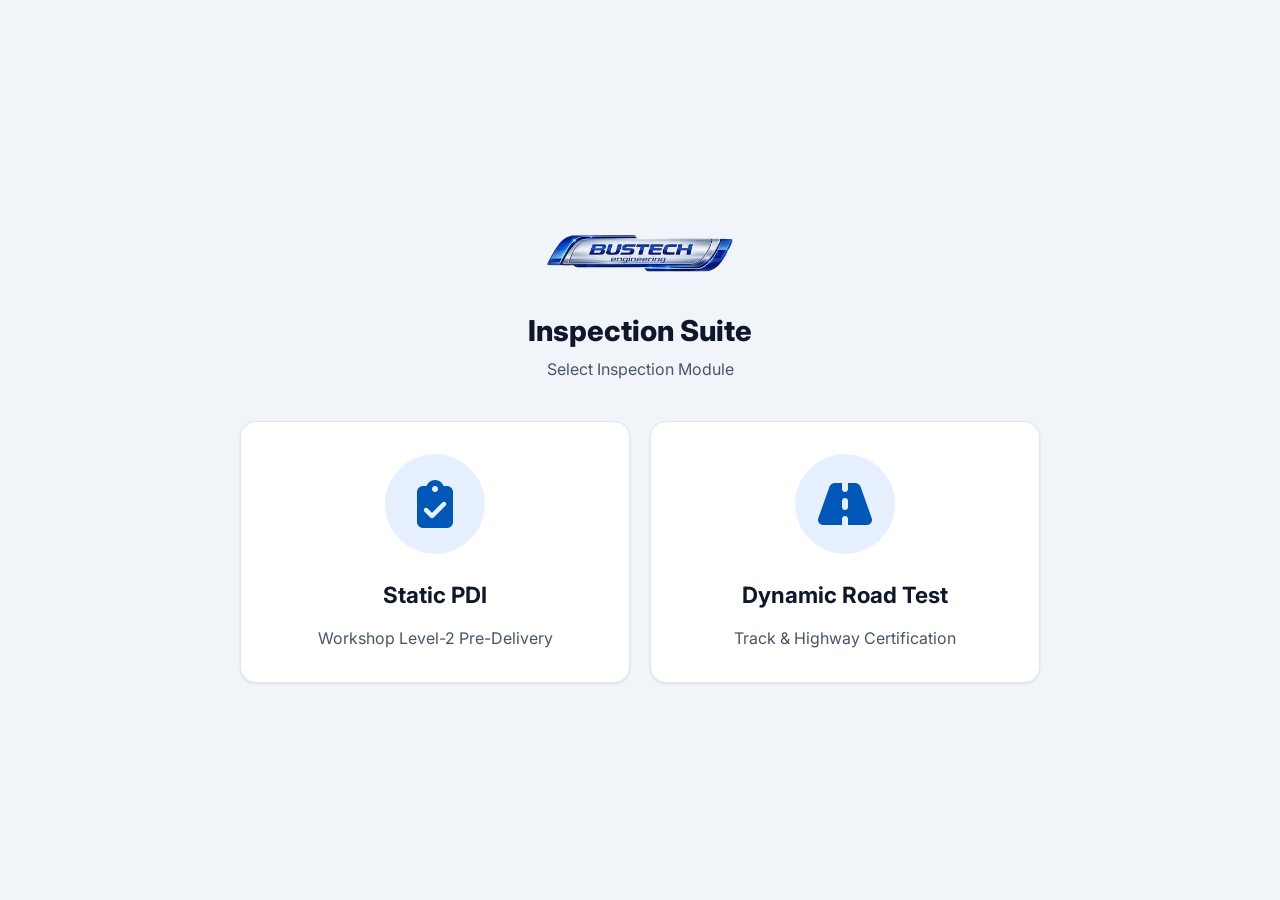
<file: index.html>
<!DOCTYPE html>
<html lang="en">
<head>
    <meta charset="UTF-8" />
    <meta name="viewport" content="width=device-width, initial-scale=1.0" />
    <meta name="theme-color" content="#0057B8" />
    <title>BusTech Engineering · Inspection Suite</title>
    <link rel="stylesheet" href="style.css" />
    <link rel="manifest" href="manifest.json" />
    <link rel="icon" href="bustech-logo.png" type="image/png" />
    <link rel="apple-touch-icon" href="bustech-logo.png" />
    <!-- Fonts & Icons -->
    <link rel="preconnect" href="https://fonts.googleapis.com" />
    <link rel="preconnect" href="https://fonts.gstatic.com" crossorigin />
    <link href="https://fonts.googleapis.com/css2?family=Outfit:wght@300;400;500;600;700;800&family=Inter:wght@400;500;600;700&display=swap" rel="stylesheet" />
    <link rel="stylesheet" href="https://cdnjs.cloudflare.com/ajax/libs/font-awesome/6.5.0/css/all.min.css" />
    <style>
        body {
            display: flex;
            flex-direction: column;
            align-items: center;
            justify-content: center;
            min-height: 100vh;
            background-color: var(--bg);
            padding: 20px;
            font-family: 'Inter', sans-serif;
            text-align: center;
            margin: 0;
        }
        .launcher-brand {
            margin-bottom: 40px;
            width: 100%;
            max-width: 600px;
        }
        .launcher-logo {
            height: 70px;
            margin-bottom: 16px;
            mix-blend-mode: multiply;
        }
        body[data-theme="dark"] .launcher-logo {
            mix-blend-mode: normal;
            background-color: white;
            padding: 8px 16px;
            border-radius: var(--radius-md);
        }
        .launcher-title {
            font-size: 1.8rem;
            font-weight: 800;
            color: var(--text-primary);
        }
        .launcher-subtitle {
            font-size: 1rem;
            color: var(--text-secondary);
            margin-top: 4px;
        }
        .portal-grid {
            display: grid;
            grid-template-columns: 1fr;
            gap: 20px;
            width: 100%;
            max-width: 800px;
        }
        @media (min-width: 600px) {
            .portal-grid {
                grid-template-columns: 1fr 1fr;
            }
        }
        .portal-card {
            background: var(--surface);
            border: 1px solid var(--border);
            border-radius: var(--radius-lg);
            padding: 32px 24px;
            text-decoration: none;
            color: var(--text-primary);
            box-shadow: var(--shadow-sm);
            transition: all 0.2s cubic-bezier(0.4, 0, 0.2, 1);
            display: flex;
            flex-direction: column;
            align-items: center;
            gap: 16px;
        }
        .portal-card:hover, .portal-card:active {
            transform: translateY(-4px);
            box-shadow: var(--shadow-md);
            border-color: var(--primary);
        }
        .portal-icon {
            font-size: 3rem;
            color: var(--primary);
            background: var(--info-bg);
            width: 100px;
            height: 100px;
            display: flex;
            align-items: center;
            justify-content: center;
            border-radius: 50%;
            margin-bottom: 8px;
        }
        .portal-title {
            font-size: 1.4rem;
            font-weight: 700;
        }
        .portal-desc {
            font-size: 1rem;
            color: var(--text-secondary);
            line-height: 1.4;
        }
    </style>
</head>
<body data-theme="light">
    
    <div class="launcher-brand">
        <img src="bustech-logo.png" alt="BusTech Logo" class="launcher-logo" />
        <div class="launcher-title">Inspection Suite</div>
        <div class="launcher-subtitle">Select Inspection Module</div>
    </div>

    <div class="portal-grid">
        <a href="static-pdi/" class="portal-card">
            <div class="portal-icon">
                <i class="fas fa-clipboard-check"></i>
            </div>
            <div class="portal-title">Static PDI</div>
            <div class="portal-desc">Workshop Level-2 Pre-Delivery</div>
        </a>
        
        <a href="road-test/" class="portal-card">
            <div class="portal-icon">
                <i class="fas fa-road"></i>
            </div>
            <div class="portal-title">Dynamic Road Test</div>
            <div class="portal-desc">Track & Highway Certification</div>
        </a>
    </div>

    <script>
        const storedTheme = localStorage.getItem('pdi-theme');
        if (storedTheme === 'dark') {
            document.body.setAttribute('data-theme', 'dark');
        }
    </script>
</body>
</html>
</file>
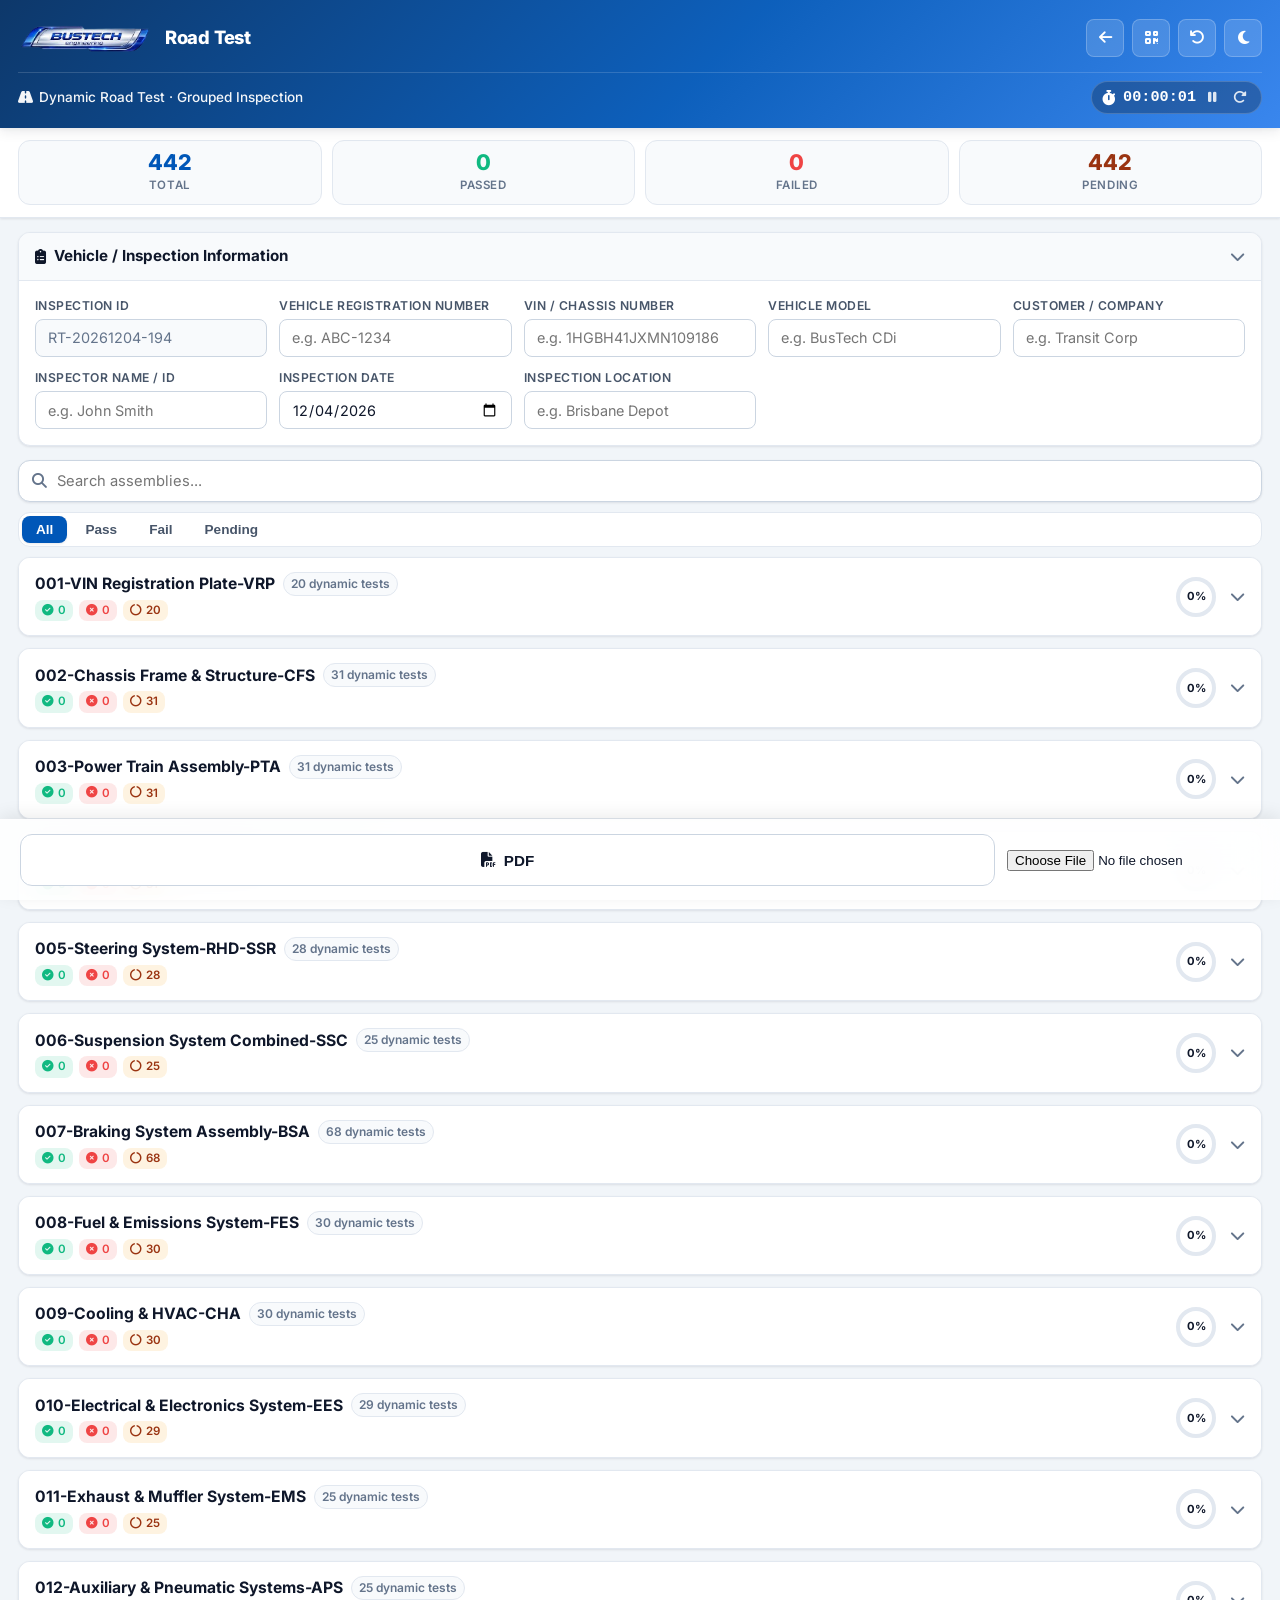
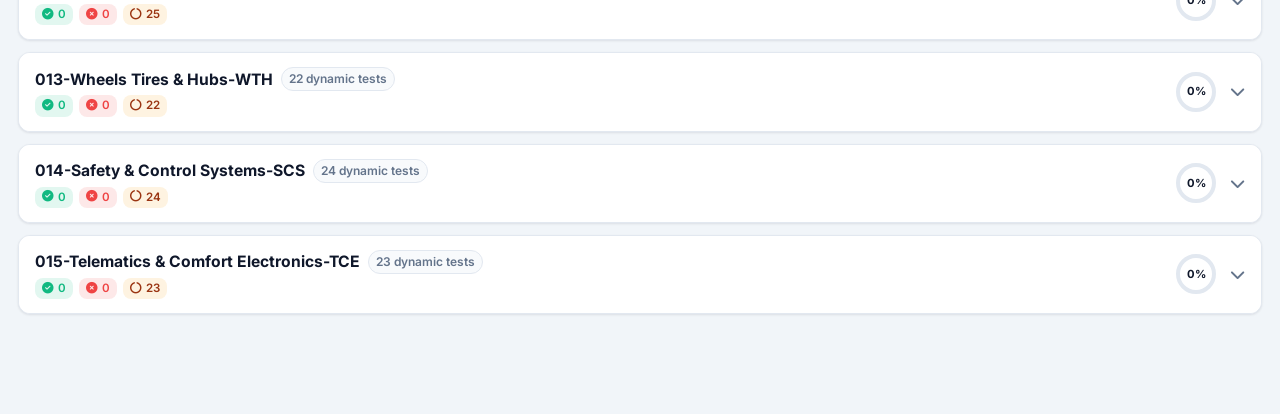
<file: road-test/index.html>
<!DOCTYPE html>
<html lang="en">
<head>
    <meta charset="UTF-8" />
    <meta name="viewport" content="width=device-width, initial-scale=1.0, maximum-scale=1.0, user-scalable=yes" />
    <meta name="theme-color" content="#0057B8" />
    <title>BusTech Engineering · Road Test</title>
    <link rel="stylesheet" href="../style.css" />
    <link rel="manifest" href="../manifest.json" />
    <link rel="icon" href="../bustech-logo.png" type="image/png" />
    <link rel="apple-touch-icon" href="../bustech-logo.png" />
    <link rel="preconnect" href="https://fonts.googleapis.com" />
    <link rel="preconnect" href="https://fonts.gstatic.com" crossorigin />
    <link href="https://fonts.googleapis.com/css2?family=Inter:opsz,wght@14..32,400;14..32,500;14..32,600;14..32,700;14..32,800&display=swap" rel="stylesheet" />
    <link rel="stylesheet" href="https://cdnjs.cloudflare.com/ajax/libs/font-awesome/6.5.0/css/all.min.css" />
</head>
<body>

    <!-- HEADER -->
    <header class="app-header app-ui">
        <div class="top-row">
            <div class="brand">
                <img src="../bustech-logo.png" alt="BusTech Engineering Logo" class="company-logo">
                <div class="brand-text">
                    <span class="app-name">Road Test</span>
                </div>
            </div>
            <div class="header-actions">
                <a href="../" title="Back to Static PDI" aria-label="Back to Static PDI"><i class="fas fa-arrow-left"></i></a>
                <button onclick="scanQR()" title="Scan QR" aria-label="Scan QR code"><i class="fas fa-qrcode"></i></button>
                <button onclick="confirmReset()" title="Reset Inspection" aria-label="Reset all inspection data"><i class="fas fa-undo"></i></button>
                <button onclick="toggleDarkMode()" title="Theme" aria-label="Toggle theme"><i class="fas fa-moon"></i></button>
            </div>
        </div>
        <div class="subtitle">
            <div class="subtitle-text">
                <i class="fas fa-road"></i>
                Dynamic Road Test · Grouped Inspection
            </div>
            <div class="header-timer" id="headerTimer" title="Elapsed inspection time">
                <i class="fas fa-stopwatch" id="timerIcon"></i>
                <span id="timerDisplay">00:00:00</span>
                <button type="button" class="btn-timer-toggle" id="timerControlBtn" onclick="toggleTimer()" aria-label="Pause timer">
                    <i class="fas fa-pause"></i>
                </button>
                <button type="button" class="btn-timer-reset" id="timerResetBtn" onclick="resetTimer()" aria-label="Reset timer">
                    <i class="fas fa-redo-alt"></i>
                </button>
            </div>
        </div>
    </header>

    <!-- STATS -->
    <section class="stats-grid app-ui" id="statsGrid" aria-live="polite" role="status">
        <div class="stat-item">
            <div class="stat-number total" id="totalCount">0</div>
            <div class="stat-label">Total</div>
        </div>
        <div class="stat-item">
            <div class="stat-number passed" id="passedCount">0</div>
            <div class="stat-label">Passed</div>
        </div>
        <div class="stat-item">
            <div class="stat-number failed" id="failedCount">0</div>
            <div class="stat-label">Failed</div>
        </div>
        <div class="stat-item">
            <div class="stat-number pending" id="pendingCount">0</div>
            <div class="stat-label">Pending</div>
        </div>
    </section>

    <!-- INSPECTION INFO -->
    <section class="inspection-info-section app-ui" id="inspectionInfoSection">
        <div class="inspection-info-header" role="button" tabindex="0" onclick="toggleInspectionInfo()" onkeydown="if(event.key==='Enter'||event.key===' '){event.preventDefault();toggleInspectionInfo();}">
            <h2><i class="fas fa-clipboard-list"></i> Vehicle / Inspection Information</h2>
            <i class="fas fa-chevron-down inspection-info-toggle" id="inspectionInfoToggle"></i>
        </div>
        <div class="inspection-info-body" id="inspectionInfoBody">
            <div class="info-field">
                <label for="infoInspectionId">Inspection ID</label>
                <input type="text" id="infoInspectionId" readonly />
            </div>
            <div class="info-field">
                <label for="infoRegNumber">Vehicle Registration Number</label>
                <input type="text" id="infoRegNumber" placeholder="e.g. ABC-1234" />
            </div>
            <div class="info-field">
                <label for="infoVin">VIN / Chassis Number</label>
                <input type="text" id="infoVin" placeholder="e.g. 1HGBH41JXMN109186" />
            </div>
            <div class="info-field">
                <label for="infoModel">Vehicle Model</label>
                <input type="text" id="infoModel" placeholder="e.g. BusTech CDi" />
            </div>
            <div class="info-field">
                <label for="infoCustomer">Customer / Company</label>
                <input type="text" id="infoCustomer" placeholder="e.g. Transit Corp" />
            </div>
            <div class="info-field">
                <label for="infoInspector">Inspector Name / ID</label>
                <input type="text" id="infoInspector" placeholder="e.g. John Smith" />
            </div>
            <div class="info-field">
                <label for="infoDate">Inspection Date</label>
                <input type="date" id="infoDate" />
            </div>
            <div class="info-field">
                <label for="infoLocation">Inspection Location</label>
                <input type="text" id="infoLocation" placeholder="e.g. Brisbane Depot" />
            </div>
        </div>
    </section>

    <!-- TOOLBAR -->
    <div class="toolbar app-ui">
        <div class="search-wrap">
            <i class="fas fa-search" aria-hidden="true"></i>
            <input type="text" id="searchInput" placeholder="Search assemblies..." autocomplete="off" aria-label="Search assemblies" />
        </div>
        <div class="filter-tabs" id="filterTabs" role="tablist" aria-label="Filter inspection groups">
            <button type="button" class="tab active" data-filter="all" aria-pressed="true">All</button>
            <button type="button" class="tab" data-filter="pass" aria-pressed="false">Pass</button>
            <button type="button" class="tab" data-filter="fail" aria-pressed="false">Fail</button>
            <button type="button" class="tab" data-filter="pending" aria-pressed="false">Pending</button>
        </div>
    </div>

    <!-- GROUP LIST -->
    <div class="group-list app-ui" id="groupList"></div>

    <!-- BOTTOM BAR -->
    <div class="bottom-bar app-ui">
        <button type="button" class="btn-outline" onclick="exportPDF()" aria-label="Export PDF"><i class="fas fa-file-pdf" aria-hidden="true"></i> PDF</button>
        <input type="file" id="importJsonInput" accept=".json" onchange="importJSON(event)" />
    </div>

    <!-- TOAST & MODAL -->
    <div class="toast-container app-ui" id="toastContainer" aria-live="polite" aria-atomic="true"></div>
    <div class="modal-overlay app-ui" id="modalOverlay">
        <div class="modal" role="dialog" aria-modal="true" aria-labelledby="modalTitle" aria-describedby="modalMessage">
            <h2 id="modalTitle">Confirm Fail</h2>
            <p id="modalMessage">Marking as <strong>FAIL</strong>. Please ensure you capture a photo as evidence.</p>
            <div class="modal-actions">
                <button class="btn-outline" onclick="closeModal()">Cancel</button>
                <button class="btn-danger" id="modalConfirmBtn">Confirm Fail</button>
            </div>
        </div>
    </div>

    <!-- PRINT REPORT (hidden in normal view, shown only for print) -->
    <div class="print-report" id="printReport"></div>

    <!-- SCRIPTS -->
    <script src="../inspection-engine.js"></script>
    <script src="./road-test-data.js"></script>
    <script src="./road-test.js"></script>
</body>
</html>
</file>
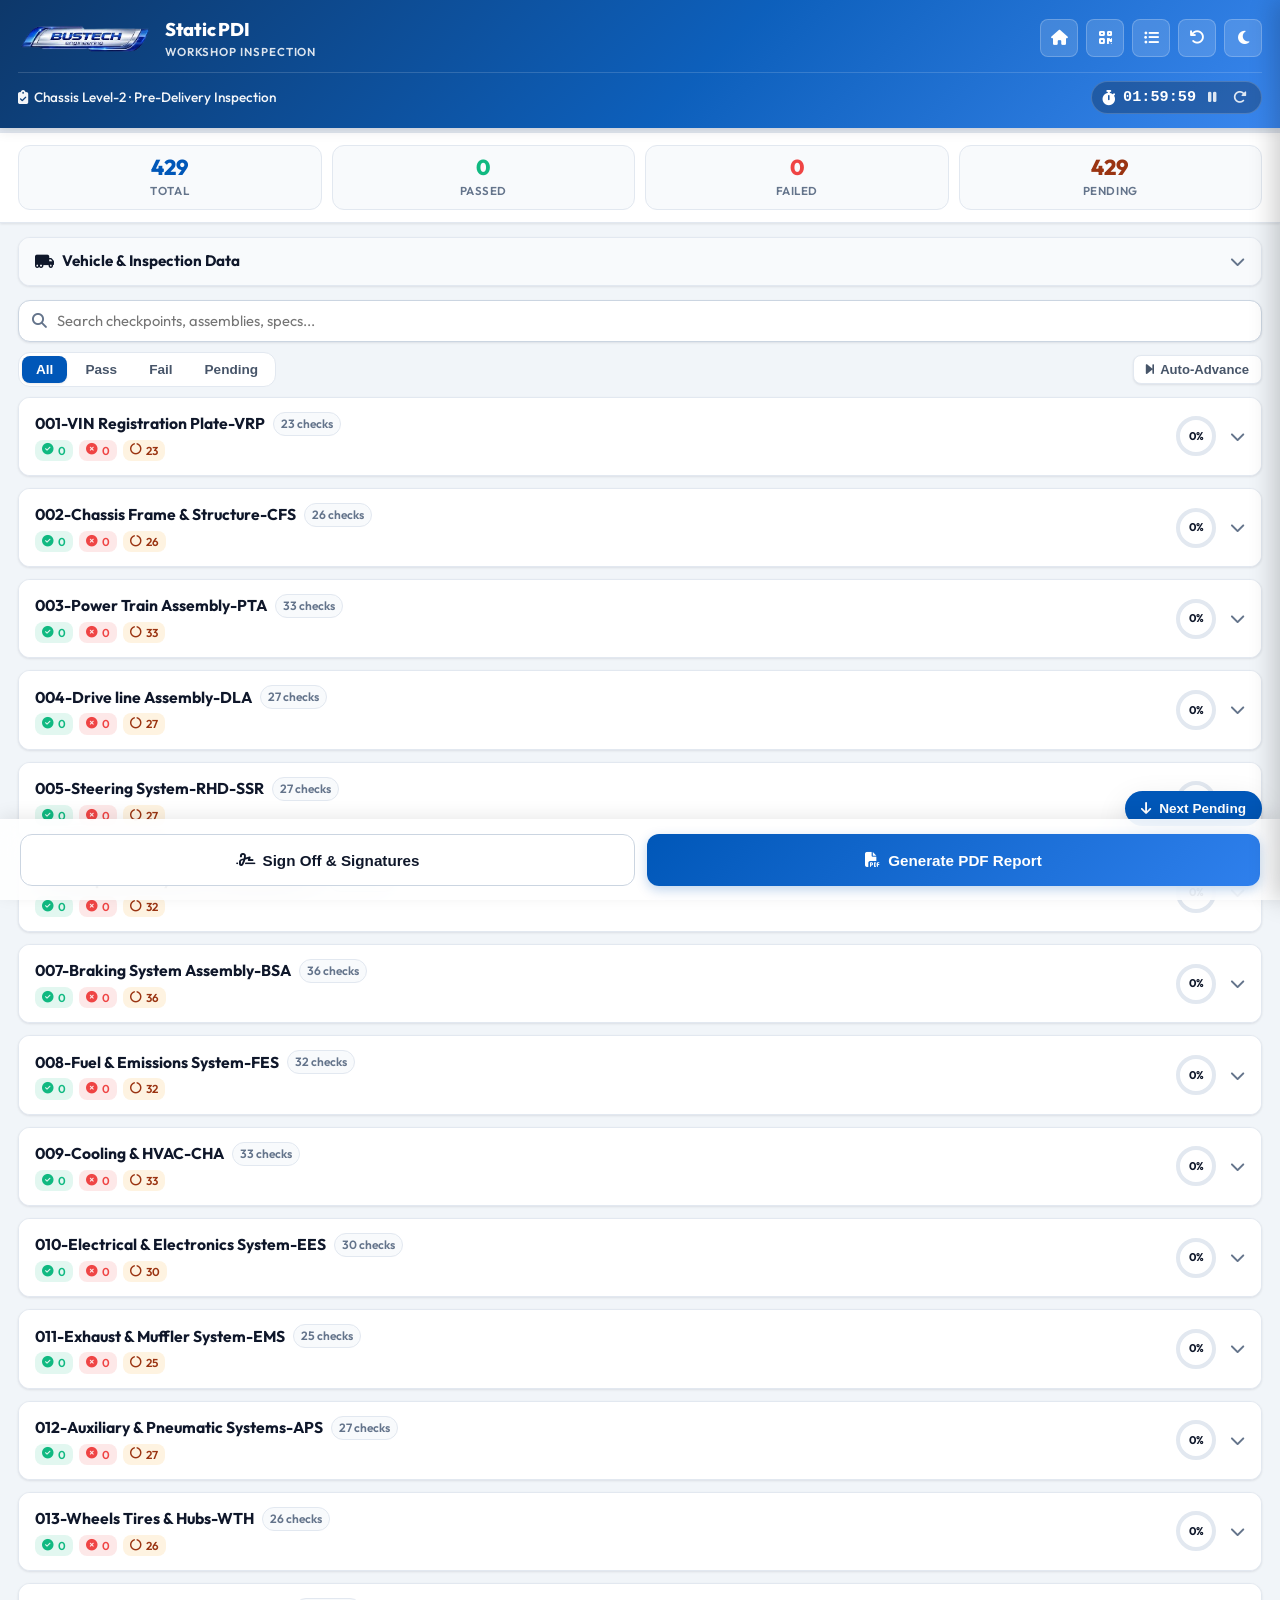
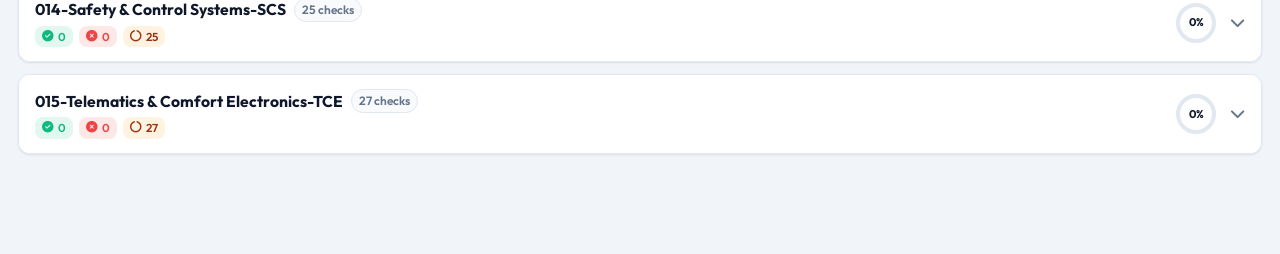
<file: static-pdi/index.html>
<!DOCTYPE html>
<html lang="en">
<head>
    <meta charset="UTF-8" />
    <meta name="viewport" content="width=device-width, initial-scale=1.0" />
    <meta name="theme-color" content="#0057B8" />
    <title>BusTech Engineering · Static PDI Inspection</title>
    <link rel="stylesheet" href="../style.css" />
    <link rel="manifest" href="../manifest.json" />
    <link rel="icon" href="../bustech-logo.png" type="image/png" />
    <link rel="apple-touch-icon" href="../bustech-logo.png" />
    <!-- Fonts & Icons -->
    <link rel="preconnect" href="https://fonts.googleapis.com" />
    <link rel="preconnect" href="https://fonts.gstatic.com" crossorigin />
    <link href="https://fonts.googleapis.com/css2?family=Outfit:wght@300;400;500;600;700;800&family=Inter:wght@400;500;600;700&display=swap" rel="stylesheet" />
    <link rel="stylesheet" href="https://cdnjs.cloudflare.com/ajax/libs/font-awesome/6.5.0/css/all.min.css" />
</head>
<body>

    <!-- ─── HEADER ─── -->
    <header class="app-header app-ui">
        <div class="top-row">
            <div class="brand">
                <img src="../bustech-logo.png" alt="BusTech Logo" class="company-logo" />
                <div class="brand-text">
                    <span class="app-name">Static PDI</span>
                    <span class="app-badge">Workshop Inspection</span>
                </div>
            </div>
            <div class="header-actions">
                <a href="../" title="Back to Master Launcher" aria-label="Open Master Page"><i class="fas fa-home"></i></a>
                <button type="button" onclick="openQrScanner()" title="Scan VIN Barcode/QR" aria-label="Scan QR code"><i class="fas fa-qrcode"></i></button>
                <button type="button" onclick="openCategoryDrawer()" title="Assembly Jump Drawer" aria-label="Open Assembly Categories"><i class="fas fa-list-ul"></i></button>
                <button type="button" onclick="confirmReset()" title="Reset Inspection" aria-label="Reset all inspection data"><i class="fas fa-undo"></i></button>
                <button type="button" onclick="toggleDarkMode()" title="Theme" aria-label="Toggle dark/light theme"><i class="fas fa-moon"></i></button>
            </div>
        </div>
        <div class="subtitle">
            <div class="subtitle-text">
                <i class="fas fa-clipboard-check"></i>
                Chassis Level-2 · Pre-Delivery Inspection
            </div>
            <div class="header-timer" id="headerTimer" title="Countdown Timer">
                <i class="fas fa-stopwatch" id="timerIcon"></i>
                <span id="timerDisplay">02:00:00</span>
                <button type="button" class="btn-timer-toggle" id="timerControlBtn" onclick="toggleTimer()" aria-label="Pause or start timer">
                    <i class="fas fa-pause"></i>
                </button>
                <button type="button" class="btn-timer-reset" id="timerResetBtn" onclick="resetTimer()" aria-label="Reset timer">
                    <i class="fas fa-redo-alt"></i>
                </button>
            </div>
        </div>
    </header>

    <!-- ─── LIVE OVERALL PROGRESS BAR ─── -->
    <div class="overall-progress-bar-wrap app-ui">
        <div class="overall-progress-bar-fill" id="overallProgressFill"></div>
    </div>

    <!-- ─── STATS HUD ─── -->
    <section class="stats-grid app-ui" id="statsGrid" aria-live="polite" role="status">
        <div class="stat-item">
            <div class="stat-number total" id="totalCount">0</div>
            <div class="stat-label">Total</div>
        </div>
        <div class="stat-item">
            <div class="stat-number passed" id="passedCount">0</div>
            <div class="stat-label">Passed</div>
        </div>
        <div class="stat-item">
            <div class="stat-number failed" id="failedCount">0</div>
            <div class="stat-label">Failed</div>
        </div>
        <div class="stat-item">
            <div class="stat-number pending" id="pendingCount">0</div>
            <div class="stat-label">Pending</div>
        </div>
    </section>

    <!-- ─── VEHICLE & INSPECTION METADATA ─── -->
    <section class="inspection-info-section app-ui" id="inspectionInfoSection">
        <div class="inspection-info-header" role="button" tabindex="0" onclick="toggleInspectionInfo()" onkeydown="if(event.key==='Enter'||event.key===' '){event.preventDefault();toggleInspectionInfo();}">
            <h2><i class="fas fa-truck-moving"></i> Vehicle &amp; Inspection Data</h2>
            <i class="fas fa-chevron-down inspection-info-toggle" id="inspectionInfoToggle"></i>
        </div>
        <div class="inspection-info-body collapsed" id="inspectionInfoBody">
            <div class="info-field">
                <label for="infoInspectionId">Inspection ID</label>
                <input type="text" id="infoInspectionId" readonly />
            </div>
            <div class="info-field">
                <label for="infoRegNumber">Registration No.</label>
                <input type="text" id="infoRegNumber" placeholder="e.g. BUS-4092" />
            </div>
            <div class="info-field">
                <label for="infoVin">VIN / Chassis No.</label>
                <input type="text" id="infoVin" placeholder="e.g. 6T9P20194..." />
            </div>
            <div class="info-field">
                <label for="infoModel">Vehicle Model</label>
                <input type="text" id="infoModel" placeholder="e.g. BusTech CDi Double Decker" />
            </div>
            <div class="info-field">
                <label for="infoCustomer">Customer / Fleet</label>
                <input type="text" id="infoCustomer" placeholder="e.g. Transport for NSW" />
            </div>
            <div class="info-field">
                <label for="infoInspector">Inspector Name</label>
                <input type="text" id="infoInspector" placeholder="e.g. David Miller" />
            </div>
            <div class="info-field">
                <label for="infoDate">Inspection Date</label>
                <input type="date" id="infoDate" />
            </div>
            <div class="info-field">
                <label for="infoLocation">Depot / Bay</label>
                <input type="text" id="infoLocation" placeholder="e.g. Gold Coast Facility - Bay 3" />
            </div>
        </div>
    </section>

    <!-- ─── TOOLBAR & FILTERS ─── -->
    <div class="toolbar app-ui">
        <div class="search-wrap">
            <i class="fas fa-search" aria-hidden="true"></i>
            <input type="text" id="searchInput" placeholder="Search checkpoints, assemblies, specs..." autocomplete="off" aria-label="Search checkpoints" />
        </div>
        <div class="filter-row">
            <div class="filter-tabs" id="filterTabs" role="tablist" aria-label="Filter inspection groups">
                <button type="button" role="tab" class="tab active" data-filter="all" aria-pressed="true">All</button>
                <button type="button" role="tab" class="tab" data-filter="pass" aria-pressed="false">Pass</button>
                <button type="button" role="tab" class="tab" data-filter="fail" aria-pressed="false">Fail</button>
                <button type="button" role="tab" class="tab" data-filter="pending" aria-pressed="false">Pending</button>
            </div>
            <div class="flow-controls">
                <button type="button" class="btn-auto-advance" id="btnAutoAdvance" onclick="toggleAutoAdvance()" title="Auto-advance to next checkpoint after check">
                    <i class="fas fa-step-forward"></i> Auto-Advance
                </button>
            </div>
        </div>
    </div>

    <!-- ─── GROUP CHECKLIST ─── -->
    <main class="group-list app-ui" id="groupList"></main>

    <!-- ─── FLOATING NEXT PENDING FAB ─── -->
    <button type="button" class="fab-next-pending app-ui" id="fabNextPending" onclick="jumpToNextPending()">
        <i class="fas fa-arrow-down"></i> Next Pending
    </button>

    <!-- ─── CATEGORY JUMP DRAWER ─── -->
    <div class="drawer-overlay app-ui" id="drawerOverlay" onclick="closeCategoryDrawer()"></div>
    <aside class="drawer app-ui" id="categoryDrawer" aria-label="Assembly Category Jump Menu">
        <div class="drawer-header">
            <h3><i class="fas fa-layer-group"></i> Assemblies</h3>
            <button type="button" class="drawer-close" onclick="closeCategoryDrawer()" aria-label="Close drawer">&times;</button>
        </div>
        <div class="drawer-body" id="drawerBody"></div>
    </aside>

    <!-- ─── BOTTOM ACTION BAR ─── -->
    <footer class="bottom-bar app-ui">
        <button type="button" class="btn-outline" onclick="openSignOffModal()" aria-label="Sign Off Inspection">
            <i class="fas fa-signature" aria-hidden="true"></i> Sign Off &amp; Signatures
        </button>
        <button type="button" class="btn-primary" onclick="exportPDF()" aria-label="Generate PDF Report">
            <i class="fas fa-file-pdf" aria-hidden="true"></i> Generate PDF Report
        </button>
    </footer>

    <!-- ─── FAIL CONFIRMATION MODAL WITH DEFECT PILLS & VOICE ─── -->
    <div class="modal-overlay app-ui" id="modalOverlay">
        <div class="modal" role="dialog" aria-modal="true" aria-labelledby="modalTitle" aria-describedby="modalMessage">
            <h2 id="modalTitle">Confirm Fail</h2>
            <div id="modalMessage">Marking as <strong>FAIL</strong>. Please capture photo evidence and detail the defect.</div>
            <div class="modal-actions">
                <button type="button" class="btn-outline" onclick="closeModal()">Cancel</button>
                <button type="button" class="btn-danger" id="modalConfirmBtn">Confirm Fail</button>
            </div>
        </div>
    </div>

    <!-- ─── SIGN-OFF & DIGITAL SIGNATURE MODAL ─── -->
    <div class="modal-overlay app-ui" id="signOffModalOverlay">
        <div class="modal" role="dialog" aria-modal="true" aria-labelledby="signOffTitle">
            <h2 id="signOffTitle"><i class="fas fa-file-signature"></i> Final Inspection Sign-Off</h2>
            <p style="font-size:0.88rem;color:var(--text-secondary);">
                Provide electronic signatures for the official PDF inspection record.
            </p>

            <!-- Inspector Signature -->
            <div class="signature-card">
                <div class="signature-card-header">
                    <span><i class="fas fa-user-check"></i> Inspector Signature</span>
                    <button type="button" class="btn-sig-clear" onclick="clearInspectorSignature()">Clear</button>
                </div>
                <canvas id="inspectorSigCanvas" class="signature-canvas"></canvas>
            </div>

            <!-- Supervisor Signature -->
            <div class="signature-card">
                <div class="signature-card-header">
                    <span><i class="fas fa-user-shield"></i> Supervisor / Quality Assurance</span>
                    <button type="button" class="btn-sig-clear" onclick="clearSupervisorSignature()">Clear</button>
                </div>
                <canvas id="supervisorSigCanvas" class="signature-canvas"></canvas>
            </div>

            <div class="modal-actions">
                <button type="button" class="btn-outline" onclick="closeSignOffModal()">Close</button>
                <button type="button" class="btn-primary" onclick="saveSignaturesAndExport()">Save &amp; Generate PDF</button>
            </div>
        </div>
    </div>

    <!-- ─── QR / VIN SCANNER MODAL ─── -->
    <div class="modal-overlay app-ui" id="qrScannerModalOverlay">
        <div class="modal" role="dialog" aria-modal="true" aria-labelledby="qrTitle">
            <h2 id="qrTitle"><i class="fas fa-barcode"></i> Vehicle VIN &amp; Registration Scanner</h2>
            <p style="font-size:0.85rem;color:var(--text-secondary);">
                Point your camera at the vehicle VIN barcode or QR code.
            </p>
            <div style="width:100%;max-height:240px;background:#000;border-radius:var(--radius-sm);overflow:hidden;position:relative;display:flex;align-items:center;justify-content:center;">
                <video id="qrVideo" style="width:100%;height:100%;object-fit:cover;" playsinline></video>
                <div id="qrScannerStatus" style="position:absolute;bottom:8px;left:8px;right:8px;background:rgba(0,0,0,0.7);color:#fff;padding:4px 8px;border-radius:4px;font-size:0.75rem;text-align:center;">
                    Initializing camera...
                </div>
            </div>
            <div style="margin-top:6px;">
                <label style="font-size:0.8rem;font-weight:600;">Manual Barcode / VIN Input:</label>
                <div style="display:flex;gap:6px;margin-top:4px;">
                    <input type="text" id="manualVinInput" placeholder="Enter VIN or scanned text..." style="flex:1;height:38px;padding:6px 10px;border-radius:var(--radius-sm);border:1px solid var(--border);" />
                    <button type="button" class="btn-primary" onclick="applyManualVin()" style="height:38px;padding:0 12px;">Apply</button>
                </div>
            </div>
            <div class="modal-actions">
                <button type="button" class="btn-outline" onclick="closeQrScanner()">Close</button>
            </div>
        </div>
    </div>

    <!-- ─── TOAST NOTIFICATIONS ─── -->
    <div class="toast-container app-ui" id="toastContainer" aria-live="polite" aria-atomic="true"></div>

    <!-- ─── PRINT REPORT (Only shown when printing / generating PDF) ─── -->
    <div class="print-report" id="printReport"></div>

    <!-- ─── SCRIPTS ─── -->
    <script src="../inspection-engine.js?v=2"></script>
    <script src="script.js?v=2"></script>
</body>
</html>
</file>
<file: style.css>
/* ═══════════════════════════════════════════════════════════════
   BUSTECH ENGINEERING · PDI & ROAD TEST DESIGN SYSTEM
   Modern, Ergonomic, Touch-First Workshop & Track Inspection Suite
   ═══════════════════════════════════════════════════════════════ */

*,
*::before,
*::after {
    box-sizing: border-box;
    margin: 0;
    padding: 0;
}

:root {
    /* Brand Colors */
    --primary: #0057B8;          /* BusTech Blue */
    --primary-light: #2F80ED;
    --primary-dark: #002D62;
    --primary-glow: rgba(0, 87, 184, 0.25);

    /* Semantic Accents */
    --success: #10B981;          /* Pass Emerald */
    --success-bg: rgba(16, 185, 129, 0.12);
    --success-border: rgba(16, 185, 129, 0.35);

    --danger: #EF4444;           /* Fail Crimson */
    --danger-bg: rgba(239, 68, 68, 0.12);
    --danger-border: rgba(239, 68, 68, 0.35);

    --warning: #9A3412;          /* Pending Amber */
    --warning-bg: rgba(245, 158, 11, 0.12);
    --warning-border: rgba(245, 158, 11, 0.35);

    --info: #3B82F6;
    --info-bg: rgba(59, 130, 246, 0.12);

    /* Surface & Backgrounds */
    --bg: #F1F5F9;
    --surface: #FFFFFF;
    --surface-alt: #F8FAFC;
    --surface-glass: rgba(255, 255, 255, 0.85);
    --surface-elevated: #FFFFFF;

    /* Text & Borders */
    --text-primary: #0F172A;
    --text-secondary: #475569;
    --text-muted: #64748B;
    --border: #E2E8F0;
    --border-strong: #CBD5E1;

    /* Shadows & Radii */
    --shadow-sm: 0 1px 3px rgba(15, 23, 42, 0.06), 0 1px 2px rgba(15, 23, 42, 0.04);
    --shadow-md: 0 4px 12px rgba(15, 23, 42, 0.08), 0 2px 4px rgba(15, 23, 42, 0.04);
    --shadow-lg: 0 12px 32px rgba(15, 23, 42, 0.12), 0 4px 8px rgba(15, 23, 42, 0.06);
    --radius-sm: 8px;
    --radius-md: 12px;
    --radius-lg: 16px;
    --radius-full: 9999px;

    --header-gradient: linear-gradient(135deg, rgba(0, 45, 98, 0.95) 0%, rgba(0, 87, 184, 0.95) 55%, rgba(47, 128, 237, 0.95) 100%);
}

body[data-theme="dark"] {
    --bg: #0B0F19;
    --surface: #111827;
    --surface-alt: #1E293B;
    --surface-glass: rgba(17, 24, 39, 0.90);
    --surface-elevated: #1E293B;

    --text-primary: #F8FAFC;
    --text-secondary: #CBD5E1;
    --text-muted: #94A3B8;
    --border: #334155;
    --border-strong: #475569;

    --shadow-sm: 0 1px 3px rgba(0, 0, 0, 0.3);
    --shadow-md: 0 4px 14px rgba(0, 0, 0, 0.4);
    --shadow-lg: 0 14px 36px rgba(0, 0, 0, 0.55);

    --header-gradient: linear-gradient(135deg, rgba(3, 7, 18, 0.95) 0%, rgba(0, 45, 98, 0.95) 60%, rgba(0, 87, 184, 0.95) 100%);
}

html {
    font-size: 16px;
    -webkit-tap-highlight-color: transparent;
    scroll-behavior: smooth;
}

body {
    font-family: 'Outfit', 'Inter', -apple-system, BlinkMacSystemFont, 'Segoe UI', Roboto, sans-serif;
    background: var(--bg);
    color: var(--text-primary);
    line-height: 1.5;
    min-height: 100vh;
    padding-bottom: 100px;
    transition: background 0.25s ease, color 0.25s ease;
}

/* ─── HEADER ─── */
.app-header {
    background: var(--header-gradient);
    color: #FFFFFF;
    padding: 14px 18px;
    position: sticky;
    top: 0;
    z-index: 100;
    box-shadow: var(--shadow-md);
    backdrop-filter: blur(16px);
    -webkit-backdrop-filter: blur(16px);
}

.app-header .top-row {
    display: flex;
    align-items: center;
    justify-content: space-between;
    gap: 12px;
}

.app-header .brand {
    display: flex;
    align-items: center;
    gap: 12px;
    text-decoration: none;
    color: inherit;
}

.app-header .company-logo {
    height: 48px;
    width: auto;
    object-fit: contain;
}

.app-header .brand-text {
    display: flex;
    flex-direction: column;
}

.app-header .app-name {
    font-size: 1.15rem;
    font-weight: 800;
    letter-spacing: -0.01em;
}

.app-header .app-badge {
    font-size: 0.72rem;
    text-transform: uppercase;
    letter-spacing: 0.08em;
    opacity: 0.85;
    font-weight: 600;
}

.app-header .header-actions {
    display: flex;
    align-items: center;
    gap: 8px;
}

.app-header .header-actions button,
.app-header .header-actions a {
    width: 38px;
    height: 38px;
    border-radius: var(--radius-sm);
    background: rgba(255, 255, 255, 0.14);
    border: 1px solid rgba(255, 255, 255, 0.22);
    color: #FFFFFF;
    display: inline-flex;
    align-items: center;
    justify-content: center;
    font-size: 0.95rem;
    cursor: pointer;
    text-decoration: none;
    transition: all 0.2s ease;
}

.app-header .header-actions button:hover,
.app-header .header-actions a:hover {
    background: rgba(255, 255, 255, 0.28);
    transform: translateY(-1px);
}

.app-header .subtitle {
    display: flex;
    align-items: center;
    justify-content: space-between;
    margin-top: 10px;
    padding-top: 8px;
    border-top: 1px solid rgba(255, 255, 255, 0.15);
    font-size: 0.85rem;
}

.app-header .subtitle-text {
    display: flex;
    align-items: center;
    gap: 6px;
    font-weight: 500;
    opacity: 0.95;
}

/* Timer in header */
.header-timer {
    display: inline-flex;
    align-items: center;
    gap: 8px;
    background: rgba(0, 0, 0, 0.25);
    padding: 4px 10px;
    border-radius: var(--radius-full);
    border: 1px solid rgba(255, 255, 255, 0.18);
    font-family: 'Courier New', monospace;
    font-weight: 700;
    font-size: 0.95rem;
}

.header-timer.warning {
    background: rgba(245, 158, 11, 0.35);
    border-color: #9A3412;
}

.header-timer.danger {
    background: rgba(239, 68, 68, 0.45);
    border-color: #EF4444;
    animation: pulseDanger 1.2s infinite ease-in-out;
}

@keyframes pulseDanger {
    0%, 100% { transform: scale(1); }
    50% { transform: scale(1.04); }
}

.btn-timer-toggle, .btn-timer-reset {
    background: none;
    border: none;
    color: #FFFFFF;
    cursor: pointer;
    font-size: 0.85rem;
    padding: 2px 4px;
    opacity: 0.85;
    transition: opacity 0.2s;
}

.btn-timer-toggle:hover, .btn-timer-reset:hover {
    opacity: 1;
}

/* ─── STATS HUD ─── */
.stats-grid {
    display: grid;
    grid-template-columns: repeat(4, 1fr);
    gap: 10px;
    padding: 12px 18px;
    background: var(--surface);
    border-bottom: 1px solid var(--border);
    box-shadow: var(--shadow-sm);
}

.stat-item {
    background: var(--surface-alt);
    border: 1px solid var(--border);
    border-radius: var(--radius-md);
    padding: 10px 8px;
    text-align: center;
    transition: transform 0.2s ease, box-shadow 0.2s ease;
}

.stat-item:hover {
    transform: translateY(-2px);
    box-shadow: var(--shadow-sm);
}

.stat-number {
    font-size: 1.35rem;
    font-weight: 800;
    line-height: 1.1;
}

.stat-number.total { color: var(--primary); }
.stat-number.passed { color: var(--success); }
.stat-number.failed { color: var(--danger); }
.stat-number.pending { color: var(--warning); }

.stat-label {
    font-size: 0.72rem;
    font-weight: 600;
    color: var(--text-muted);
    text-transform: uppercase;
    letter-spacing: 0.05em;
    margin-top: 2px;
}

/* ─── LIVE OVERALL PROGRESS BAR ─── */
.overall-progress-bar-wrap {
    background: var(--border);
    height: 5px;
    width: 100%;
    overflow: hidden;
}

.overall-progress-bar-fill {
    height: 100%;
    width: 0%;
    background: linear-gradient(90deg, var(--primary) 0%, var(--success) 100%);
    transition: width 0.35s ease;
}

/* ─── COLLAPSIBLE INSPECTION INFO SECTION ─── */
.inspection-info-section {
    margin: 14px 18px;
    background: var(--surface);
    border: 1px solid var(--border);
    border-radius: var(--radius-md);
    overflow: hidden;
    box-shadow: var(--shadow-sm);
}

.inspection-info-header {
    display: flex;
    align-items: center;
    justify-content: space-between;
    padding: 12px 16px;
    background: var(--surface-alt);
    cursor: pointer;
    user-select: none;
    font-weight: 600;
    font-size: 0.95rem;
}

.inspection-info-header h2 {
    font-size: 0.95rem;
    font-weight: 700;
    color: var(--text-primary);
    display: flex;
    align-items: center;
    gap: 8px;
}

.inspection-info-toggle {
    color: var(--text-muted);
    transition: transform 0.25s ease;
}

.inspection-info-toggle.open {
    transform: rotate(180deg);
}

.inspection-info-body {
    display: grid;
    grid-template-columns: repeat(auto-fit, minmax(220px, 1fr));
    gap: 12px;
    padding: 16px;
    border-top: 1px solid var(--border);
}

.inspection-info-body.collapsed {
    display: none;
}

.info-field {
    display: flex;
    flex-direction: column;
    gap: 4px;
}

.info-field label {
    font-size: 0.76rem;
    font-weight: 600;
    color: var(--text-secondary);
    text-transform: uppercase;
    letter-spacing: 0.04em;
}

.info-field input {
    height: 38px;
    padding: 6px 12px;
    border-radius: var(--radius-sm);
    border: 1px solid var(--border-strong);
    background: var(--surface);
    color: var(--text-primary);
    font-size: 0.9rem;
    font-family: inherit;
    transition: border-color 0.2s ease, box-shadow 0.2s ease;
}

.info-field input:focus {
    outline: none;
    border-color: var(--primary);
    box-shadow: 0 0 0 3px var(--primary-glow);
}

.info-field input[readonly] {
    background: var(--surface-alt);
    color: var(--text-muted);
    cursor: not-allowed;
}

/* ─── TOOLBAR & FILTERS ─── */
.toolbar {
    margin: 14px 18px 10px 18px;
    display: flex;
    flex-direction: column;
    gap: 10px;
}

.search-wrap {
    position: relative;
    display: flex;
    align-items: center;
}

.search-wrap i {
    position: absolute;
    left: 14px;
    color: var(--text-muted);
    font-size: 0.95rem;
}

.search-wrap input {
    width: 100%;
    height: 42px;
    padding: 8px 14px 8px 38px;
    border-radius: var(--radius-md);
    border: 1px solid var(--border-strong);
    background: var(--surface);
    color: var(--text-primary);
    font-size: 0.92rem;
    font-family: inherit;
    box-shadow: var(--shadow-sm);
    transition: all 0.2s ease;
}

.search-wrap input:focus {
    outline: none;
    border-color: var(--primary);
    box-shadow: 0 0 0 3px var(--primary-glow);
}

.filter-row {
    display: flex;
    align-items: center;
    justify-content: space-between;
    gap: 8px;
    flex-wrap: wrap;
}

.filter-tabs {
    display: flex;
    background: var(--surface);
    padding: 3px;
    border-radius: var(--radius-md);
    border: 1px solid var(--border);
    gap: 4px;
}

.filter-tabs .tab {
    padding: 6px 14px;
    border-radius: var(--radius-sm);
    border: none;
    background: transparent;
    color: var(--text-secondary);
    font-size: 0.85rem;
    font-weight: 600;
    cursor: pointer;
    transition: all 0.2s ease;
}

.filter-tabs .tab:hover {
    color: var(--text-primary);
}

.filter-tabs .tab.active {
    background: var(--primary);
    color: #FFFFFF;
    box-shadow: var(--shadow-sm);
}

.flow-controls {
    display: flex;
    align-items: center;
    gap: 8px;
}

.btn-drawer-trigger, .btn-auto-advance {
    display: inline-flex;
    align-items: center;
    gap: 6px;
    padding: 6px 12px;
    border-radius: var(--radius-sm);
    border: 1px solid var(--border);
    background: var(--surface);
    color: var(--text-secondary);
    font-size: 0.82rem;
    font-weight: 600;
    cursor: pointer;
    box-shadow: var(--shadow-sm);
    transition: all 0.2s ease;
}

.btn-drawer-trigger:hover, .btn-auto-advance:hover {
    color: var(--primary);
    border-color: var(--primary);
}

.btn-auto-advance.active {
    background: linear-gradient(135deg, var(--primary) 0%, var(--primary-light) 100%);
    color: #FFFFFF;
    border-color: var(--primary);
    box-shadow: 0 0 12px var(--primary-glow);
    text-shadow: 0 1px 2px rgba(0, 0, 0, 0.2);
}

/* ─── GROUP ACCORDION LIST ─── */
.group-list {
    margin: 0 18px;
    display: flex;
    flex-direction: column;
    gap: 12px;
}

.group-card {
    background: var(--surface);
    border: 1px solid var(--border);
    border-radius: var(--radius-md);
    overflow: hidden;
    box-shadow: var(--shadow-sm);
    transition: all 0.2s ease;
}

.group-card:hover {
    box-shadow: var(--shadow-md);
}

.group-header {
    display: flex;
    align-items: center;
    justify-content: space-between;
    padding: 14px 16px;
    background: var(--surface);
    cursor: pointer;
    user-select: none;
    gap: 12px;
}

.group-info {
    flex: 1;
    display: flex;
    flex-direction: column;
    gap: 4px;
}

.group-title {
    font-size: 0.98rem;
    font-weight: 700;
    color: var(--text-primary);
    display: flex;
    align-items: center;
    gap: 8px;
    flex-wrap: wrap;
}

.group-title .badge {
    background: var(--surface-alt);
    border: 1px solid var(--border);
    color: var(--text-muted);
    font-size: 0.75rem;
    padding: 2px 7px;
    border-radius: var(--radius-full);
    font-weight: 600;
}

.group-meta {
    display: flex;
    align-items: center;
    gap: 6px;
}

.stat-chip {
    font-size: 0.72rem;
    font-weight: 600;
    padding: 2px 7px;
    border-radius: var(--radius-sm);
    display: inline-flex;
    align-items: center;
    gap: 4px;
}

.pass-chip { background: var(--success-bg); color: var(--success); }
.fail-chip { background: var(--danger-bg); color: var(--danger); }
.pend-chip { background: var(--warning-bg); color: var(--warning); }

.group-progress {
    position: relative;
    width: 44px;
    height: 44px;
    display: flex;
    align-items: center;
    justify-content: center;
    flex-shrink: 0;
}

.group-progress svg {
    width: 44px;
    height: 44px;
    transform: rotate(-90deg);
}

.group-progress circle.bg {
    fill: none;
    stroke: var(--border);
    stroke-width: 4;
}

.group-progress circle.fg {
    fill: none;
    stroke: var(--success);
    stroke-width: 4;
    stroke-linecap: round;
    transition: stroke-dashoffset 0.35s ease;
}

.group-progress circle.fg-fail {
    stroke: var(--danger);
}

.group-progress circle.fg-partial {
    stroke: var(--primary);
}

.progress-text {
    position: absolute;
    font-size: 0.7rem;
    font-weight: 700;
    color: var(--text-primary);
}

.group-toggle {
    color: var(--text-muted);
    font-size: 0.95rem;
    transition: transform 0.25s ease;
}

.group-toggle.open {
    transform: rotate(180deg);
}

.group-content {
    display: none;
    border-top: 1px solid var(--border);
    background: var(--surface-alt);
}

.group-content.open {
    display: block;
}

/* ─── CHECKPOINT ITEM ROW ─── */
.item-row {
    padding: 14px 16px;
    border-bottom: 1px solid var(--border);
    display: flex;
    align-items: flex-start;
    justify-content: space-between;
    gap: 14px;
    background: var(--surface);
    transition: background 0.15s ease;
}

.item-row:last-child {
    border-bottom: none;
}

.item-row.focused {
    background: rgba(0, 87, 184, 0.05);
    box-shadow: inset 3px 0 0 var(--primary);
}

.item-info {
    flex: 1;
    display: flex;
    flex-direction: column;
    gap: 4px;
}

.item-id {
    font-size: 0.72rem;
    font-family: monospace;
    font-weight: 600;
    color: var(--text-muted);
}

.item-title {
    font-size: 0.92rem;
    font-weight: 600;
    color: var(--text-primary);
    line-height: 1.35;
}

.item-status-pill {
    display: inline-flex;
    align-items: center;
    gap: 4px;
    padding: 2px 8px;
    border-radius: var(--radius-full);
    font-size: 0.72rem;
    font-weight: 700;
    text-transform: uppercase;
    letter-spacing: 0.3px;
}

.item-status-pill.pass {
    background: var(--success-bg);
    color: var(--success);
    border: 1px solid var(--success-border);
}

.item-status-pill.fail {
    background: var(--danger-bg);
    color: var(--danger);
    border: 1px solid var(--danger-border);
}

.item-status-pill.pending {
    background: var(--warning-bg);
    color: var(--warning);
    border: 1px solid var(--warning-border);
}

.item-row.item-passed {
    border-left: 3px solid var(--success);
}

.item-row.item-failed {
    border-left: 3px solid var(--danger);
    background: rgba(239, 68, 68, 0.03);
}

.photo-preview-wrap {
    position: relative;
    display: inline-block;
}

.btn-remove-photo {
    position: absolute;
    top: -6px;
    right: -6px;
    width: 20px;
    height: 20px;
    border-radius: 50%;
    background: var(--danger);
    color: #FFFFFF;
    border: 1.5px solid #FFFFFF;
    font-size: 0.8rem;
    cursor: pointer;
    display: flex;
    align-items: center;
    justify-content: center;
    box-shadow: 0 1px 4px rgba(0, 0, 0, 0.3);
    line-height: 1;
}

.item-spec {
    font-size: 0.8rem;
    color: var(--text-secondary);
}

.item-actions {
    display: flex;
    align-items: center;
    gap: 8px;
    flex-shrink: 0;
    margin-top: 2px;
}

.status-btn {
    width: 44px;
    height: 44px;
    border-radius: var(--radius-md);
    border: 2px solid transparent;
    display: inline-flex;
    align-items: center;
    justify-content: center;
    font-size: 1.15rem;
    cursor: pointer;
    transition: all 0.15s ease;
    background: var(--surface-alt);
    color: var(--text-muted);
}

.status-btn.btn-pass {
    border-color: var(--success-border);
}

.status-btn.btn-pass:hover {
    background: var(--success-bg);
    color: var(--success);
    transform: scale(1.05);
}

.status-btn.btn-pass.active {
    background: linear-gradient(135deg, var(--success) 0%, #34D399 100%);
    color: #FFFFFF;
    border-color: var(--success);
    box-shadow: 0 2px 8px rgba(16, 185, 129, 0.35);
}

.status-btn.btn-fail {
    border-color: var(--danger-border);
}

.status-btn.btn-fail:hover {
    background: var(--danger-bg);
    color: var(--danger);
    transform: scale(1.05);
}

.status-btn.btn-fail.active {
    background: linear-gradient(135deg, var(--danger) 0%, #F87171 100%);
    color: #FFFFFF;
    border-color: var(--danger);
    box-shadow: 0 2px 8px rgba(239, 68, 68, 0.35);
}

/* ─── EVIDENCE AREA ─── */
.item-evidence {
    display: none;
    margin-top: 10px;
    padding-top: 10px;
    border-top: 1px dashed var(--border);
    flex-direction: column;
    gap: 8px;
}

.item-evidence.visible {
    display: flex;
}

.photo-fail-area {
    display: flex;
    align-items: center;
    gap: 10px;
    flex-wrap: wrap;
}

.photo-fail-area label {
    display: inline-flex;
    align-items: center;
    gap: 6px;
    padding: 6px 12px;
    border-radius: var(--radius-sm);
    background: var(--surface-alt);
    border: 1px dashed var(--border-strong);
    color: var(--text-primary);
    font-size: 0.8rem;
    font-weight: 600;
    cursor: pointer;
    transition: all 0.2s ease;
}

.photo-fail-area label:hover {
    border-color: var(--primary);
    color: var(--primary);
}

.photo-fail-area input[type="file"] {
    display: none;
}

.photo-preview-fail {
    width: 64px;
    height: 64px;
    border-radius: var(--radius-sm);
    object-fit: cover;
    border: 2px solid var(--border);
    display: none;
}

.photo-preview-fail.visible {
    display: block;
}

.evidence-remarks-wrap {
    position: relative;
    width: 100%;
}

.evidence-remarks {
    width: 100%;
    min-height: 56px;
    padding: 8px 36px 8px 10px;
    border-radius: var(--radius-sm);
    border: 1px solid var(--border);
    background: var(--surface);
    color: var(--text-primary);
    font-size: 0.85rem;
    font-family: inherit;
    resize: vertical;
}

.btn-mic-inline {
    position: absolute;
    right: 8px;
    top: 8px;
    background: none;
    border: none;
    color: var(--text-muted);
    font-size: 1rem;
    cursor: pointer;
    padding: 4px;
    transition: color 0.2s;
}

.btn-mic-inline.recording {
    color: var(--danger);
    animation: pulseDanger 1s infinite ease-in-out;
}

/* ─── BOTTOM BAR & HUD ─── */
.bottom-bar {
    position: fixed;
    bottom: 0;
    left: 0;
    right: 0;
    background: var(--surface-glass);
    backdrop-filter: blur(20px);
    -webkit-backdrop-filter: blur(20px);
    border-top: 1px solid rgba(255, 255, 255, 0.2);
    padding: 14px 20px calc(14px + env(safe-area-inset-bottom));
    display: flex;
    align-items: center;
    justify-content: space-between;
    gap: 12px;
    z-index: 90;
    box-shadow: 0 -4px 16px rgba(0, 0, 0, 0.08);
}

.bottom-bar .btn-primary,
.bottom-bar .btn-outline {
    flex: 1;
    height: 52px;
    border-radius: var(--radius-md);
    font-size: 0.95rem;
    font-weight: 700;
    display: inline-flex;
    align-items: center;
    justify-content: center;
    gap: 8px;
    cursor: pointer;
    transition: all 0.2s ease;
    border: none;
}

.btn-primary {
    background: linear-gradient(135deg, var(--primary) 0%, var(--primary-light) 100%);
    color: #FFFFFF;
    box-shadow: 0 4px 12px var(--primary-glow);
    transition: transform 0.25s cubic-bezier(0.4, 0, 0.2, 1), box-shadow 0.25s ease, background 0.25s ease;
}

.btn-primary:hover {
    background: linear-gradient(135deg, var(--primary-dark) 0%, var(--primary) 100%);
    transform: translateY(-2px);
    box-shadow: 0 6px 16px var(--primary-glow);
}

.btn-primary:active,
.btn-outline:active,
.btn-danger:active,
.status-btn:active {
    transform: scale(0.96) !important;
}

.btn-outline {
    background: var(--surface);
    color: var(--text-primary);
    border: 1px solid var(--border-strong) !important;
}

.btn-outline:hover {
    background: var(--surface-alt);
    border-color: var(--primary) !important;
}

.btn-danger {
    background: linear-gradient(135deg, var(--danger) 0%, #F87171 100%);
    color: #FFFFFF;
    border: none;
    font-weight: 700;
    padding: 8px 16px;
    border-radius: var(--radius-sm);
    cursor: pointer;
}

/* Floating "Next Pending" FAB */
.fab-next-pending {
    position: fixed;
    bottom: 74px;
    right: 18px;
    background: var(--primary);
    color: #FFFFFF;
    padding: 10px 16px;
    border-radius: var(--radius-full);
    box-shadow: var(--shadow-lg);
    border: none;
    font-weight: 700;
    font-size: 0.85rem;
    display: inline-flex;
    align-items: center;
    gap: 8px;
    cursor: pointer;
    z-index: 85;
    transition: transform 0.2s, background 0.2s;
}

.fab-next-pending:hover {
    transform: translateY(-2px);
    background: var(--primary-dark);
}

/* ─── CATEGORY JUMP DRAWER ─── */
.drawer-overlay {
    position: fixed;
    top: 0;
    left: 0;
    right: 0;
    bottom: 0;
    background: rgba(0, 0, 0, 0.45);
    backdrop-filter: blur(4px);
    z-index: 200;
    display: none;
}

.drawer-overlay.open {
    display: block;
    animation: overlayFadeIn 0.25s ease-out;
}

.drawer {
    position: fixed;
    top: 0;
    right: 0;
    bottom: 0;
    width: 85%;
    max-width: 380px;
    background: var(--surface);
    z-index: 201;
    display: flex;
    flex-direction: column;
    transform: translateX(100%);
    transition: transform 0.3s cubic-bezier(0.16, 1, 0.3, 1);
    box-shadow: -6px 0 24px rgba(0, 0, 0, 0.2);
}

.drawer.open {
    transform: translateX(0);
}

.drawer-header {
    padding: 16px;
    background: var(--surface-alt);
    border-bottom: 1px solid var(--border);
    display: flex;
    align-items: center;
    justify-content: space-between;
}

.drawer-header h3 {
    font-size: 1.05rem;
    font-weight: 700;
    color: var(--text-primary);
}

.drawer-close {
    background: none;
    border: none;
    font-size: 1.25rem;
    color: var(--text-muted);
    cursor: pointer;
}

.drawer-body {
    flex: 1;
    overflow-y: auto;
    padding: 12px;
    display: flex;
    flex-direction: column;
    gap: 8px;
}

.drawer-item {
    padding: 12px;
    border-radius: var(--radius-sm);
    border: 1px solid var(--border);
    background: var(--surface);
    cursor: pointer;
    display: flex;
    align-items: center;
    justify-content: space-between;
    gap: 8px;
    transition: background 0.15s;
}

.drawer-item:hover {
    background: var(--surface-alt);
    border-color: var(--primary);
}

.drawer-item-title {
    font-size: 0.86rem;
    font-weight: 600;
    color: var(--text-primary);
}

/* ─── MODAL ─── */
.modal-overlay {
    position: fixed;
    top: 0;
    left: 0;
    right: 0;
    bottom: 0;
    background: rgba(0, 0, 0, 0.6);
    backdrop-filter: blur(4px);
    z-index: 300;
    display: none;
    align-items: center;
    justify-content: center;
    padding: 18px;
}

.modal-overlay.open {
    display: flex;
    animation: overlayFadeIn 0.25s ease-out;
}

.modal-overlay.open .modal {
    animation: modalSlideUp 0.35s cubic-bezier(0.16, 1, 0.3, 1);
}

@keyframes overlayFadeIn {
    from { opacity: 0; }
    to { opacity: 1; }
}

@keyframes modalSlideUp {
    from { opacity: 0; transform: translateY(30px) scale(0.95); }
    to { opacity: 1; transform: translateY(0) scale(1); }
}

.modal {
    background: var(--surface);
    border-radius: var(--radius-lg);
    width: 100%;
    max-width: 520px;
    max-height: 90vh;
    overflow-y: auto;
    padding: 22px;
    box-shadow: var(--shadow-lg);
    border: 1px solid var(--border);
    display: flex;
    flex-direction: column;
    gap: 14px;
}

.modal h2 {
    font-size: 1.2rem;
    font-weight: 800;
    color: var(--text-primary);
}

.defect-tags-container {
    display: flex;
    flex-wrap: wrap;
    gap: 6px;
    margin: 8px 0;
}

.defect-tag-pill {
    font-size: 0.75rem;
    font-weight: 600;
    padding: 4px 10px;
    border-radius: var(--radius-full);
    background: var(--surface-alt);
    border: 1px solid var(--border-strong);
    color: var(--text-secondary);
    cursor: pointer;
    transition: all 0.15s ease;
}

.defect-tag-pill:hover, .defect-tag-pill.selected {
    background: var(--danger-bg);
    color: var(--danger);
    border-color: var(--danger);
}

.modal-actions {
    display: flex;
    align-items: center;
    justify-content: flex-end;
    gap: 10px;
    margin-top: 10px;
}

.modal-actions button {
    height: 40px;
    padding: 0 16px;
    border-radius: var(--radius-sm);
    font-weight: 600;
    font-size: 0.9rem;
    cursor: pointer;
}

/* ─── DIGITAL SIGNATURE MODAL / PAD ─── */
.signature-card {
    background: var(--surface-alt);
    border: 1px solid var(--border);
    border-radius: var(--radius-md);
    padding: 12px;
    display: flex;
    flex-direction: column;
    gap: 8px;
}

.signature-card-header {
    display: flex;
    align-items: center;
    justify-content: space-between;
}

.signature-card-header span {
    font-size: 0.85rem;
    font-weight: 700;
    color: var(--text-primary);
}

.signature-canvas {
    width: 100%;
    height: 120px;
    background: #FFFFFF;
    border: 1px dashed var(--border-strong);
    border-radius: var(--radius-sm);
    touch-action: none;
}

.signature-actions {
    display: flex;
    justify-content: flex-end;
}

.btn-sig-clear {
    background: none;
    border: none;
    color: var(--text-muted);
    font-size: 0.78rem;
    cursor: pointer;
    text-decoration: underline;
}

/* ─── TOAST NOTIFICATIONS ─── */
.toast-container {
    position: fixed;
    top: 20px;
    right: 20px;
    z-index: 500;
    display: flex;
    flex-direction: column;
    gap: 8px;
    max-width: 360px;
}

.toast {
    background: var(--surface-glass);
    backdrop-filter: blur(12px);
    -webkit-backdrop-filter: blur(12px);
    color: var(--text-primary);
    border-radius: var(--radius-md);
    padding: 12px 16px;
    box-shadow: var(--shadow-lg);
    border: 1px solid rgba(255, 255, 255, 0.1);
    display: flex;
    align-items: center;
    gap: 10px;
    font-size: 0.88rem;
    font-weight: 500;
    animation: slideInRight 0.35s cubic-bezier(0.16, 1, 0.3, 1);
}

.toast.success { border-left: 4px solid var(--success); }
.toast.error { border-left: 4px solid var(--danger); }
.toast.info { border-left: 4px solid var(--primary); }

.toast-close {
    background: none;
    border: none;
    color: var(--text-muted);
    font-size: 1.2rem;
    cursor: pointer;
    margin-left: auto;
}

@keyframes slideInRight {
    from { transform: translateX(100%); opacity: 0; }
    to { transform: translateX(0); opacity: 1; }
}

/* ─── EMPTY STATE ─── */
.empty-state {
    text-align: center;
    padding: 48px 24px;
    background: var(--surface);
    border-radius: var(--radius-md);
    border: 1px dashed var(--border-strong);
    color: var(--text-muted);
}

.empty-state i {
    font-size: 2.5rem;
    margin-bottom: 12px;
    color: var(--border-strong);
}

.empty-state h3 {
    font-size: 1.1rem;
    color: var(--text-primary);
    margin-bottom: 4px;
}

/* ═══════════════════════════════════════════════════════════════
   MOBILE-FIRST UI/UX REFACTOR
   Targeting 375x812px and similar viewports
   ═══════════════════════════════════════════════════════════════ */

body, html {
    max-width: 100vw;
    overflow-x: hidden;
}

@media (max-width: 480px) {
    /* 1. Header */
    .app-header {
        padding: 8px 12px;
    }
    .app-header .company-logo {
        height: 34px;
    }
    .app-header .app-name {
        font-size: 1rem;
    }
    .app-header .subtitle {
        font-size: 0.75rem;
    }
    
    /* Hide non-critical actions */
    .app-header .header-actions a[title="Back to Master Launcher"],
    .app-header .header-actions button[title="Reset Inspection"],
    .app-header .header-actions button[title="Theme"] {
        display: none;
    }
    
    /* Ensure minimum touch targets for remaining actions */
    .app-header .header-actions button {
        width: 44px;
        height: 44px;
    }

    /* 2. Resume Session Modal & Generic Modals */
    .modal {
        width: calc(100vw - 32px) !important;
        max-width: none !important;
        margin: 16px;
        padding: 16px;
        box-sizing: border-box;
    }
    .modal-actions {
        flex-direction: column-reverse;
        gap: 10px;
    }
    .modal-actions button {
        width: 100%;
        min-height: 48px;
    }

    /* 3. Stats HUD */
    .stats-grid {
        padding: 8px 12px;
        gap: 6px;
    }
    .stat-item {
        padding: 6px 4px;
    }
    .stat-number {
        font-size: 1.15rem;
    }
    .stat-label {
        font-size: 0.65rem;
    }
    .stat-number.pending {
        font-weight: 900;
        text-shadow: 0 0 8px var(--warning-bg);
    }
    .stat-item:has(.stat-number.pending) {
        border-color: var(--warning-border);
        background: var(--warning-bg);
    }

    /* 4. Toolbar, Search & Filters */
    .toolbar {
        margin: 10px 12px;
        gap: 8px;
    }
    .filter-row {
        flex-wrap: nowrap;
        gap: 4px;
    }
    .filter-tabs {
        flex: 1;
        justify-content: space-between;
    }
    .filter-tabs .tab {
        padding: 8px 10px;
        font-size: 0.75rem;
        flex: 1;
        text-align: center;
        min-height: 44px;
    }
    
    /* Auto-Advance button compact mode */
    .btn-auto-advance {
        min-width: 44px;
        min-height: 44px;
        padding: 0;
        justify-content: center;
        font-size: 0; /* Hide text */
    }
    .btn-auto-advance i {
        font-size: 1rem;
        margin: 0;
    }

    /* 5. Inspection Cards */
    .group-list {
        margin: 0 12px;
    }
    .group-header {
        padding: 10px 12px;
        min-height: 48px;
    }
    .group-progress {
        width: 36px;
        height: 36px;
    }
    .group-progress svg {
        width: 36px;
        height: 36px;
    }
    .group-progress circle.bg {
        stroke: #CBD5E1; /* Darker 0% ring */
    }
    .group-title {
        font-size: 0.9rem;
    }
    .group-toggle {
        min-width: 44px;
        min-height: 44px;
        display: flex;
        align-items: center;
        justify-content: center;
    }
    .item-row {
        padding: 10px 12px;
        gap: 10px;
    }
    .status-btn {
        width: 44px;
        height: 44px;
    }

    /* 6. Category Drawer */
    .drawer {
        width: 85%;
        max-width: 320px;
    }

    /* 7. Bottom Bar */
    .bottom-bar {
        padding: 10px 12px max(10px, env(safe-area-inset-bottom));
        gap: 8px;
    }
    .bottom-bar .btn-primary,
    .bottom-bar .btn-outline {
        font-size: 0.85rem;
        height: 48px;
        padding: 0 8px;
    }

    /* 8. FAB */
    .fab-next-pending {
        bottom: calc(74px + env(safe-area-inset-bottom));
        right: 12px;
        padding: 12px 20px;
        min-height: 48px;
    }
}

@media (max-width: 400px) {
    /* Stack timer and subtitle */
    .app-header .subtitle {
        flex-direction: column;
        align-items: flex-start;
        gap: 8px;
    }
    .app-header .header-timer {
        align-self: stretch;
        justify-content: center;
    }
}

/* Keyboard behavior class managed by JS */
body.keyboard-open .bottom-bar,
body.keyboard-open .fab-next-pending {
    display: none !important;
}

/* ═══════════════════════════════════════════════════════════════
   PRINT & PDF EXPORT STYLESHEET
   Professional Multi-Page Report with Zero Leakage & Exact Pagination
   ═══════════════════════════════════════════════════════════════ */
@page {
    size: A4 portrait;
    margin: 12mm 10mm;
}

.print-report {
    display: none;
}

@media print {
    *, *:before, *:after {
        box-sizing: border-box !important;
    }

    html, body {
        height: auto !important;
        min-height: 100% !important;
        overflow: visible !important;
        background: #FFFFFF !important;
        color: #0F172A !important;
        padding: 0 !important;
        margin: 0 !important;
        font-size: 9pt;
        font-family: 'Inter', system-ui, -apple-system, BlinkMacSystemFont, 'Segoe UI', Roboto, sans-serif !important;
        -webkit-print-color-adjust: exact !important;
        print-color-adjust: exact !important;
    }

    .app-ui,
    .app-header,
    .stats-grid,
    .overall-progress-bar-wrap,
    .inspection-info-section,
    .toolbar,
    .group-list,
    .bottom-bar,
    .fab-next-pending,
    .toast-container,
    .modal-overlay,
    .drawer-overlay,
    .drawer {
        display: none !important;
    }

    .print-report {
        display: block !important;
        width: 100% !important;
        margin: 0 !important;
        padding: 0 !important;
    }

    .report-page {
        page-break-after: auto;
        break-after: auto;
    }

    .report-header-block {
        display: flex;
        align-items: center;
        justify-content: space-between;
        border-bottom: 2.5px solid #002D62;
        padding-bottom: 8px;
        margin-bottom: 12px;
        page-break-after: avoid;
        break-after: avoid;
    }

    .report-logo {
        height: 46px;
        width: auto;
        object-fit: contain;
    }

    .report-header-text h1 {
        font-size: 14pt;
        font-weight: 900;
        color: #002D62;
        margin: 0 0 2px 0;
        letter-spacing: -0.01em;
    }

    .report-header-text p {
        font-size: 8pt;
        color: #64748B;
        margin: 0;
    }

    .report-meta-grid {
        display: grid;
        grid-template-columns: repeat(2, 1fr);
        gap: 6px 12px;
        background: #F8FAFC;
        border: 1px solid #CBD5E1;
        border-radius: 4px;
        padding: 8px 10px;
        margin-bottom: 12px;
        font-size: 8pt;
        page-break-inside: avoid;
        break-inside: avoid;
    }

    .report-meta-item {
        display: flex;
        justify-content: space-between;
        padding: 2px 0;
        border-bottom: 1px dotted #E2E8F0;
    }

    .report-meta-item span {
        color: #475569;
    }

    .report-meta-item strong {
        color: #0F172A;
    }

    .report-summary-bar {
        display: grid;
        grid-template-columns: repeat(4, 1fr);
        gap: 6px;
        margin-bottom: 12px;
        page-break-inside: avoid;
        break-inside: avoid;
    }

    .report-summary-card {
        border: 1px solid #CBD5E1;
        border-radius: 4px;
        padding: 6px;
        text-align: center;
        background: #FFFFFF;
        font-size: 8pt;
    }

    .report-summary-card.pass { border-color: #10B981; background: rgba(16, 185, 129, 0.06); }
    .report-summary-card.fail { border-color: #EF4444; background: rgba(239, 68, 68, 0.06); }
    .report-summary-card.pending { border-color: #F59E0B; background: rgba(245, 158, 11, 0.06); }

    .report-section-title {
        font-size: 10pt;
        font-weight: 800;
        color: #002D62;
        border-bottom: 1.5px solid #CBD5E1;
        padding-bottom: 3px;
        margin: 12px 0 6px 0;
        page-break-after: avoid;
        break-after: avoid;
    }

    .report-group-container {
        margin-bottom: 10px;
        page-break-inside: auto;
        break-inside: auto;
    }

    .report-group-header {
        font-weight: 700;
        font-size: 8.5pt;
        background: #F1F5F9;
        padding: 4px 8px;
        border: 1px solid #CBD5E1;
        border-bottom: none;
        page-break-after: avoid;
        break-after: avoid;
    }

    .report-table {
        width: 100%;
        border-collapse: collapse;
        margin-bottom: 8px;
        font-size: 7.5pt;
        page-break-inside: auto;
        break-inside: auto;
    }

    .report-table thead {
        display: table-header-group;
    }

    .report-table tfoot {
        display: table-footer-group;
    }

    .report-table tr {
        page-break-inside: avoid !important;
        break-inside: avoid !important;
    }

    .report-table th, .report-table td {
        border: 1px solid #CBD5E1;
        padding: 4px 6px;
        text-align: left;
        vertical-align: top;
        word-break: break-word;
        overflow-wrap: break-word;
    }

    .report-table th {
        background: #002D62 !important;
        color: #FFFFFF !important;
        font-weight: 700;
    }

    .report-table img {
        max-width: 55px;
        max-height: 45px;
        object-fit: cover;
        border-radius: 3px;
        border: 1px solid #CBD5E1;
        display: inline-block;
        vertical-align: middle;
    }

    .report-badge {
        display: inline-block;
        padding: 1px 5px;
        border-radius: 3px;
        font-size: 7pt;
        font-weight: 700;
    }

    .report-badge.pass { background: #DCFCE7 !important; color: #15803D !important; }
    .report-badge.fail { background: #FEE2E2 !important; color: #B91C1C !important; }
    .report-badge.pending { background: #FEF3C7 !important; color: #B45309 !important; }

    /* Defect Callout Box in PDF */
    .report-defect-box {
        border: 1.5px solid #EF4444;
        border-radius: 4px;
        background: #FEF2F2 !important;
        padding: 8px 10px;
        margin-bottom: 12px;
        page-break-inside: avoid;
        break-inside: avoid;
    }

    .report-defect-box h3 {
        color: #B91C1C;
        font-size: 9pt;
        font-weight: 800;
        margin: 0 0 6px 0;
    }

    .report-defect-box .report-table th {
        background: #B91C1C !important;
        color: #FFFFFF !important;
    }

    /* Photo evidence in print */
    .report-evidence-grid {
        display: grid;
        grid-template-columns: repeat(2, 1fr);
        gap: 10px;
        margin-bottom: 12px;
        page-break-inside: auto;
        break-inside: auto;
    }

    .report-evidence-card {
        border: 1px solid #CBD5E1;
        border-radius: 4px;
        padding: 6px;
        background: #FFFFFF;
        page-break-inside: avoid !important;
        break-inside: avoid !important;
    }

    .report-evidence-card img {
        width: 100%;
        max-height: 160px;
        object-fit: contain;
        border-radius: 3px;
        margin-bottom: 4px;
        display: block;
    }

    /* Signatures in Print */
    .report-signatures {
        display: flex !important;
        align-items: flex-end !important;
        justify-content: space-between !important;
        border-top: 1.5px solid #CBD5E1;
        padding-top: 12px;
        margin-top: 16px;
        page-break-inside: avoid !important;
        break-inside: avoid !important;
        gap: 20px;
    }

    .report-signatures-group {
        display: flex;
        gap: 32px;
        flex: 1;
    }

    .report-signature-block {
        border-top: 1.5px solid #0F172A;
        padding-top: 4px;
        font-size: 7.5pt;
        flex: 1;
        max-width: 240px;
    }

    .report-signature-block img {
        height: 44px;
        max-width: 160px;
        object-fit: contain;
        display: block;
        margin-bottom: 3px;
    }

    .report-signature-brand img {
        height: 42px;
        width: auto;
        object-fit: contain;
    }
}
</file>
